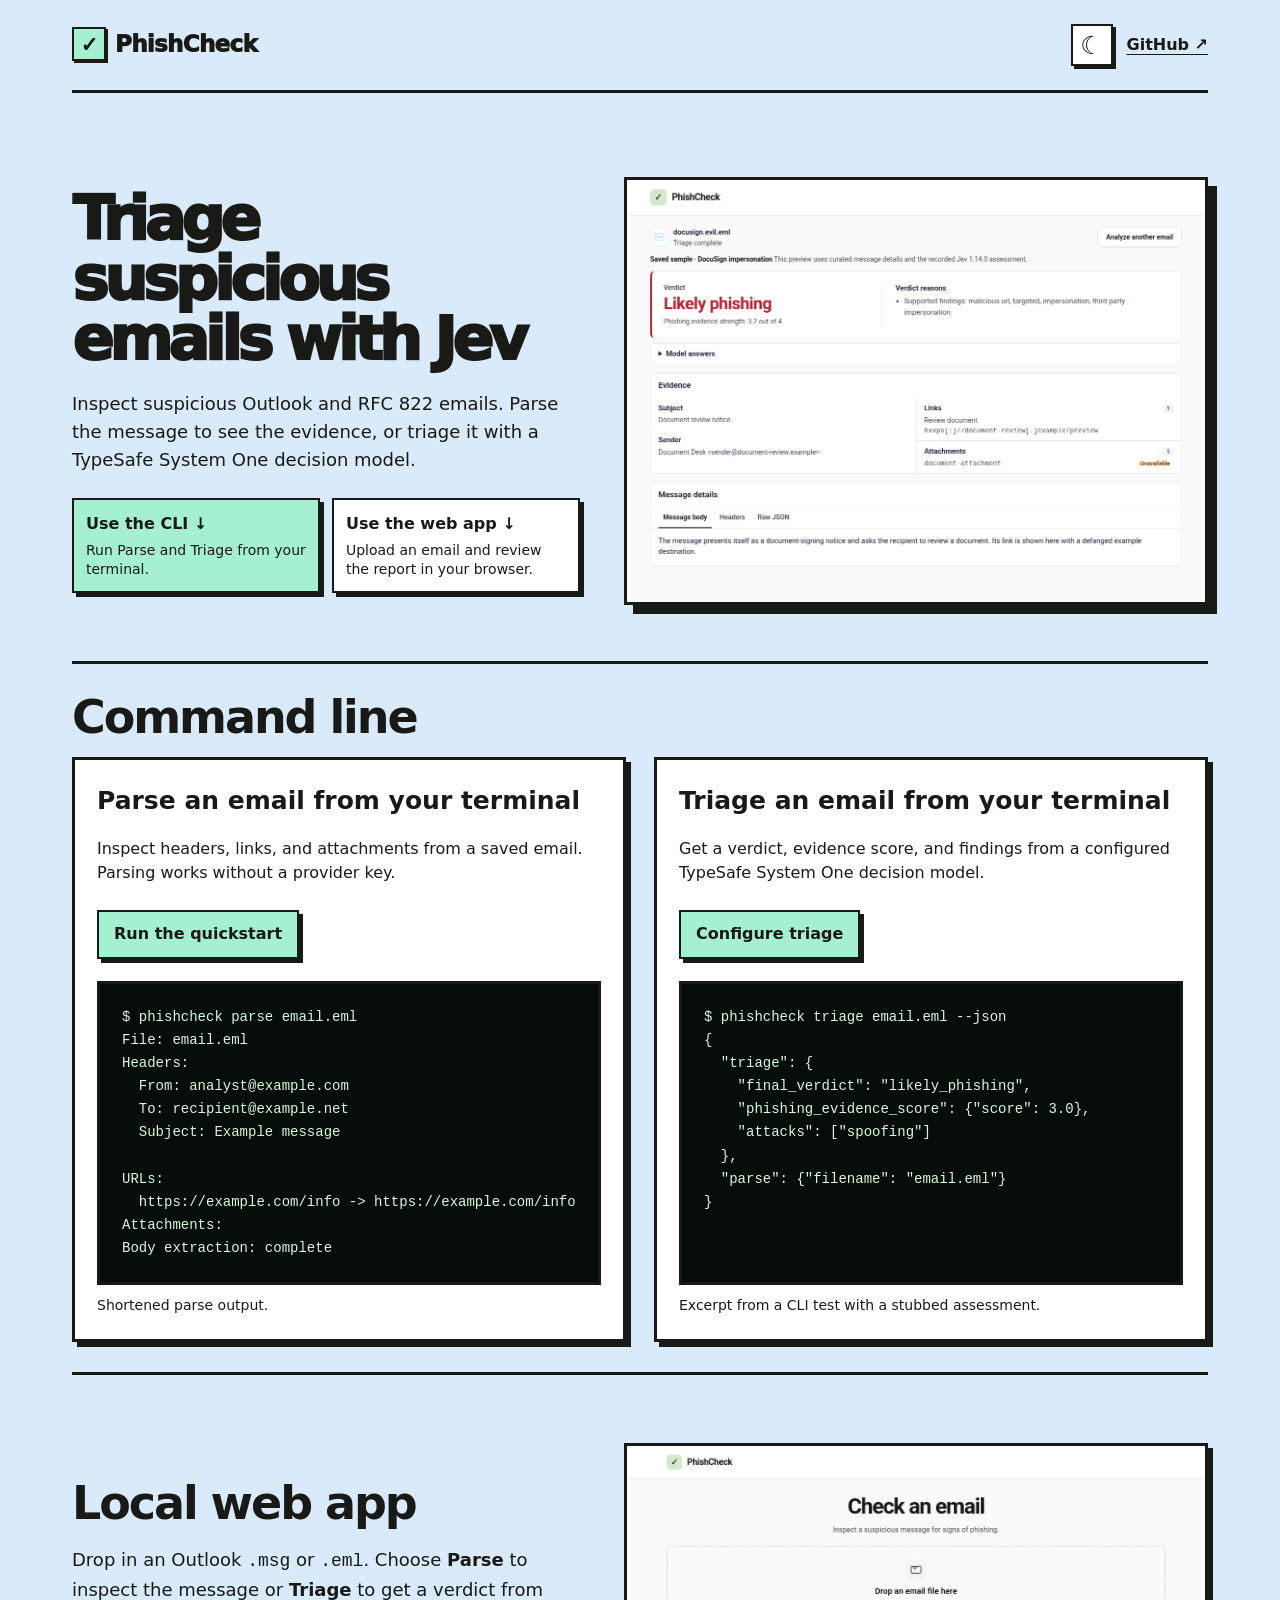
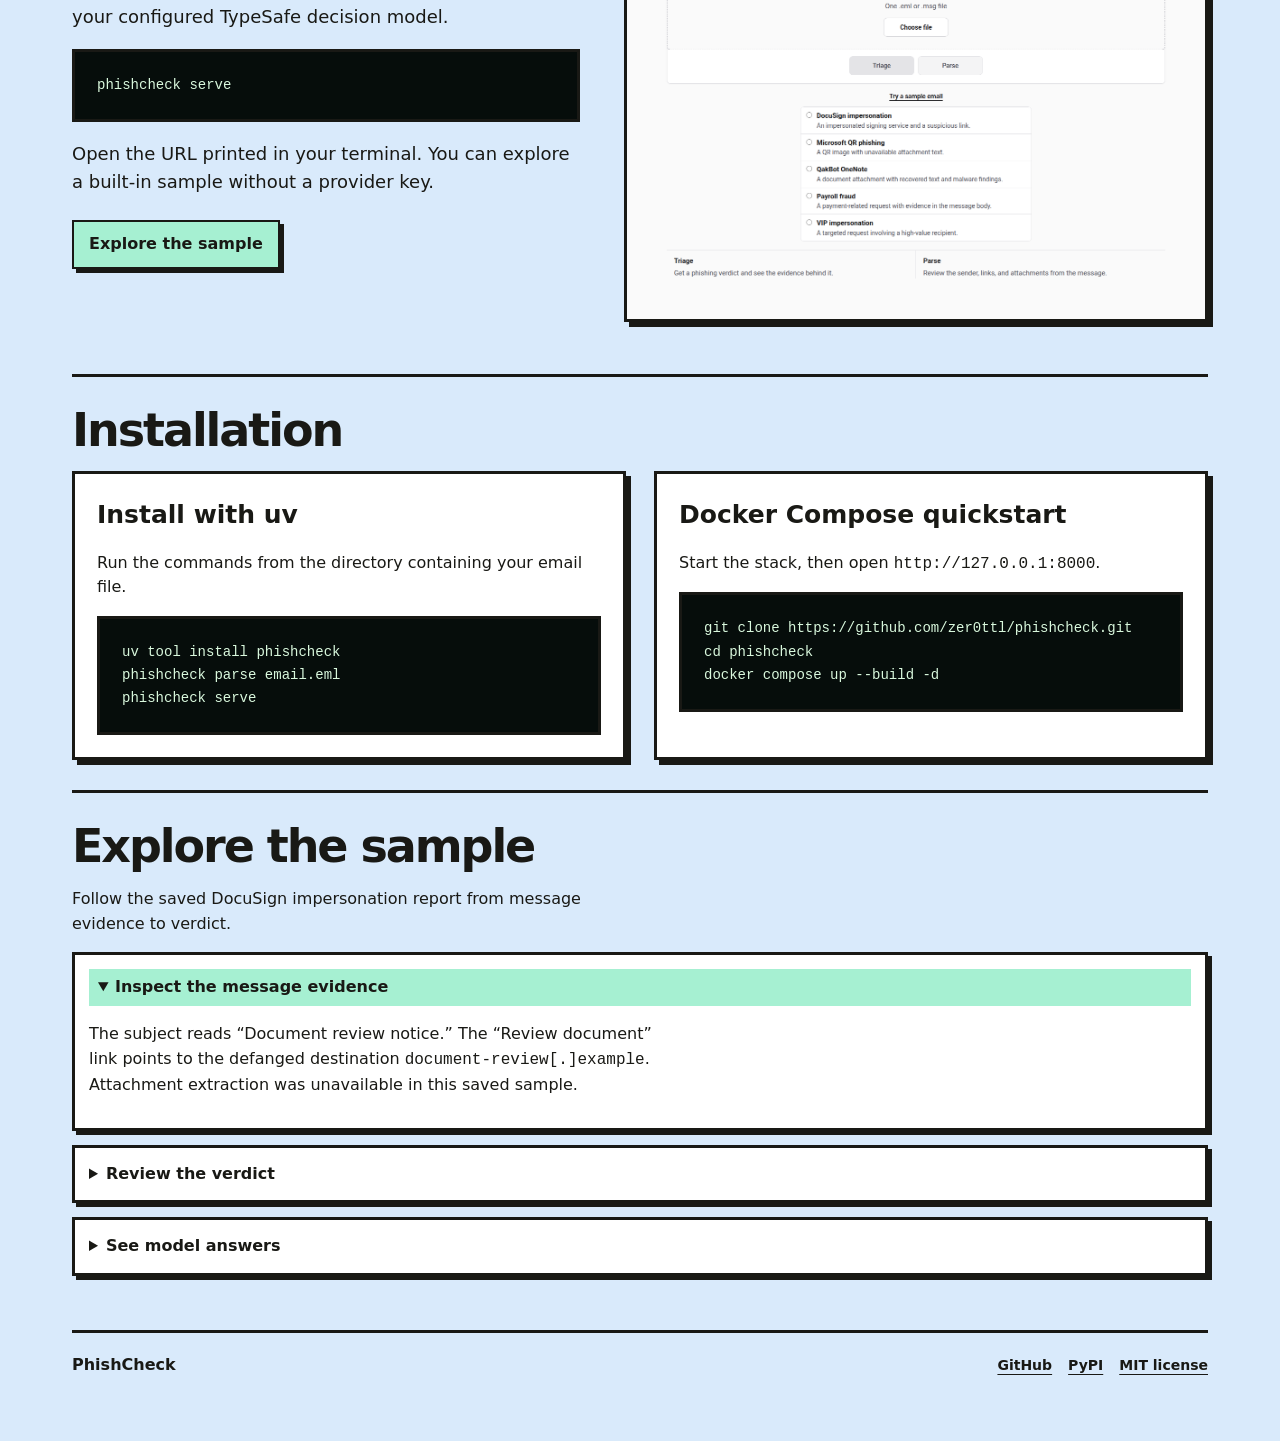
<file: docs/index.html>
<!doctype html>
<html lang="en">
<head>
<meta charset="utf-8">
<meta name="viewport" content="width=device-width, initial-scale=1">
<title>PhishCheck · Email triage</title>
<link rel="stylesheet" href="landing.css">
<script src="theme.js"></script>
<meta name="description" content="Inspect saved Outlook and RFC 822 emails from the command line or the local PhishCheck web app.">
</head>
<body>
<main>
<header>
  <span class="brand">PhishCheck</span>
  <div class="header-actions">
    <button id="theme-toggle" type="button" aria-label="Dark mode" title="Toggle dark mode" aria-pressed="false" hidden>
      <span class="theme-moon" aria-hidden="true">☾</span>
      <span class="theme-sun" aria-hidden="true">☀</span>
    </button>
    <a href="https://github.com/zer0ttl/phishcheck">GitHub ↗</a>
  </div>
</header>
<div class="hero"><div><h1>Triage suspicious emails with Jev</h1><p>Inspect suspicious Outlook and RFC 822 emails. Parse the message to see the evidence, or triage it with a TypeSafe System One decision model.</p>
<div class="entry-points" aria-label="Ways to use PhishCheck"><a href="#terminal"><strong>Use the CLI ↓</strong><span>Run Parse and Triage from your terminal.</span></a><a href="#web-app"><strong>Use the web app ↓</strong><span>Upload an email and review the report in your browser.</span></a></div></div>
<img class="preview" src="images/triage.png" alt="PhishCheck report for a saved DocuSign impersonation sample"></div>
<section class="section" id="terminal"><h2>Command line</h2><div class="install-grid">
<section><div><h3>Parse an email from your terminal</h3><p>Inspect headers, links, and attachments from a saved email. Parsing works without a provider key.</p>
<div class="actions"><a href="#install">Run the quickstart</a></div></div>
<pre class="terminal-output"><code>$ phishcheck parse email.eml
File: email.eml
Headers:
  From: analyst@example.com
  To: recipient@example.net
  Subject: Example message

URLs:
  https://example.com/info -&gt; https://example.com/info
Attachments:
Body extraction: complete</code></pre>
<p class="example-note">Shortened parse output.</p></section>

<section id="triage">
<div><h3>Triage an email from your terminal</h3><p>Get a verdict, evidence score, and findings from a configured TypeSafe System One decision model.</p><div class="actions"><a href="https://github.com/zer0ttl/phishcheck#prerequisites-and-configuration">Configure triage</a></div></div>
<pre class="terminal-output"><code>$ phishcheck triage email.eml --json
{
  "triage": {
    "final_verdict": "likely_phishing",
    "phishing_evidence_score": {"score": 3.0},
    "attacks": ["spoofing"]
  },
  "parse": {"filename": "email.eml"}
}</code></pre>
<p class="example-note">Excerpt from a CLI test with a stubbed assessment.</p>
</section>
</div></section>
<section class="hero section" id="web-app">
  <div>
    <h2>Local web app</h2>
    <p>Drop in an Outlook <code>.msg</code> or <code>.eml</code>. Choose <strong>Parse</strong> to inspect the message or <strong>Triage</strong> to get a verdict from your configured TypeSafe decision model.</p>
    <pre><code>phishcheck serve</code></pre>
    <p>Open the URL printed in your terminal. You can explore a built-in sample without a provider key.</p>
    <div class="actions"><a href="#walkthrough">Explore the sample</a></div>
  </div>
  <a href="images/upload.png"><img class="preview" src="images/upload.png" alt="PhishCheck web app showing the email upload area, Parse and Triage buttons, and built-in sample choices"></a>
</section>
<section class="section" id="install">
<h2>Installation</h2>
<div class="install-grid">
<section><h3>Install with uv</h3><p>Run the commands from the directory containing your email file.</p><pre><code>uv tool install phishcheck
phishcheck parse email.eml
phishcheck serve</code></pre></section>
<section><h3>Docker Compose quickstart</h3><p>Start the stack, then open <code>http://127.0.0.1:8000</code>.</p><pre><code>git clone https://github.com/zer0ttl/phishcheck.git
cd phishcheck
docker compose up --build -d</code></pre></section>
</div>
</section>
<section class="section" id="walkthrough"><h2>Explore the sample</h2><p>Follow the saved DocuSign impersonation report from message evidence to verdict.</p>
<details open><summary>Inspect the message evidence</summary><p>The subject reads “Document review notice.” The “Review document” link points to the defanged destination <code>document-review[.]example</code>. Attachment extraction was unavailable in this saved sample.</p></details>
<details><summary>Review the verdict</summary><p>The report labels the email <strong>Likely phishing</strong> and rates phishing evidence strength <strong>3.2 out of 4</strong>.</p></details>
<details><summary>See model answers</summary><img src="images/model-answers.png" alt="Model answer probabilities and individual findings"></details></section>
<footer class="site-footer" id="footer">
  <strong>PhishCheck</strong>
  <div aria-label="Project links">
    <a href="https://github.com/zer0ttl/phishcheck">GitHub</a>
    <a href="https://pypi.org/project/phishcheck/">PyPI</a>
    <a href="https://github.com/zer0ttl/phishcheck/blob/main/LICENSE">MIT license</a>
  </div>
</footer>
</main>
</body>
</html>
</file>
<file: docs/landing.css>
* {
  box-sizing: border-box;
}

:root {
  --ink: #191915;
  --paper: #d9eafb;
  --surface: #fff;
  --accent: #a6f0d2;
  --accent-ink: #191915;
  --shadow: #191915;
  --focus: #245bcc;
  color-scheme: light;
}

:root[data-theme="dark"] {
  --ink: #e4eff7;
  --paper: #172633;
  --surface: #233646;
  --accent: #a6f0d2;
  --shadow: #090e13;
  --focus: #a6f0d2;
  color-scheme: dark;
}

body {
  margin: 0;
  background: var(--paper);
  color: var(--ink);
  font: 16px/1.55 system-ui, sans-serif;
}

main {
  max-width: 1200px;
  margin: auto;
  padding: 0 32px 64px;
}

header {
  display: flex;
  justify-content: space-between;
  align-items: center;
  flex-wrap: wrap;
  gap: 12px 18px;
  margin-bottom: 12px;
  padding: 24px 0;
  border-bottom: 3px solid var(--ink);
}

.header-actions {
  display: flex;
  align-items: center;
  gap: 14px;
}

#theme-toggle {
  width: 42px;
  height: 42px;
  padding: 0;
  border: 2px solid var(--ink);
  background: var(--surface);
  box-shadow: 3px 3px var(--shadow);
  color: var(--ink);
  font: inherit;
  font-size: 25px;
  line-height: 1;
  font-weight: 800;
  cursor: pointer;
}

#theme-toggle[aria-pressed="true"] {
  background: var(--accent);
  color: var(--accent-ink);
}

#theme-toggle[aria-pressed="false"] .theme-sun,
#theme-toggle[aria-pressed="true"] .theme-moon {
  display: none;
}

header a, footer a {
  color: inherit;
  font-weight: 800;
  text-underline-offset: 4px;
}

.brand {
  font-size: 23px;
  font-weight: 950;
  letter-spacing: -.03em;
}

.brand::before {
  content: "✓";
  display: inline-grid;
  place-items: center;
  width: 30px;
  height: 30px;
  margin-right: 9px;
  background: var(--accent);
  color: var(--accent-ink);
  border: 2px solid var(--ink);
  box-shadow: 2px 2px var(--shadow);
  font-size: 21px;
}

.hero {
  display: grid;
  grid-template-columns: minmax(0, 1fr) minmax(0, 1.15fr);
  align-items: center;
  gap: 44px;
  padding: 72px 0 56px;
}

h1 {
  margin: 0 0 22px;
  font-size: clamp(35px, 5vw, 61px);
  font-weight: 950;
  line-height: .98;
  letter-spacing: -.075em;
  text-wrap: balance;
}

h2 {
  margin: 0 0 16px;
  font-size: clamp(28px, 4vw, 46px);
  font-weight: 900;
  line-height: 1.03;
  letter-spacing: -.045em;
}

p {
  max-width: 56ch;
}

.hero p {
  font-size: 18px;
}

img {
  display: block;
  width: 100%;
  height: auto;
  border: 3px solid var(--ink);
}

.preview {
  box-shadow: 9px 9px var(--shadow);
}

.entry-points, .actions {
  display: flex;
  flex-wrap: wrap;
  gap: 12px;
  margin-top: 24px;
}

.entry-points a, .actions a {
  padding: 10px 15px;
  border: 2px solid var(--ink);
  background: var(--accent);
  box-shadow: 4px 4px var(--shadow);
  color: var(--accent-ink);
  font-weight: 800;
  text-decoration: none;
}

.entry-points a {
  flex: 1 1 0;
  padding: 12px;
}

.entry-points a:nth-child(2) {
  background: var(--surface);
  color: var(--ink);
}

.entry-points strong, .entry-points span {
  display: block;
}

.entry-points span {
  margin-top: 4px;
  font-size: 14px;
  font-weight: 400;
  line-height: 1.35;
}

.entry-points a:hover, .actions a:hover {
  transform: translate(-1px, -1px);
  box-shadow: 5px 5px var(--shadow);
}

:focus-visible {
  outline: 3px solid var(--focus);
  outline-offset: 4px;
}

.section {
  padding: 30px 0;
  border-top: 3px solid var(--ink);
}

.hero.section {
  padding-block: 52px;
}

.section img {
  max-width: 880px;
  margin-top: 16px;
  box-shadow: 5px 5px var(--shadow);
}

pre {
  margin: 0;
  padding: 22px;
  overflow: auto;
  border: 3px solid var(--ink);
  background: #060d0b;
  color: #d9f8dd;
  font: 14px/1.65 ui-monospace, monospace;
}

.install-grid {
  display: grid;
  grid-template-columns: repeat(2, minmax(0, 1fr));
  gap: 28px;
}

.install-grid section, details {
  padding: 22px;
  background: var(--surface);
  border: 3px solid var(--ink);
  box-shadow: 5px 5px var(--shadow);
}

.install-grid h3 {
  margin: 0 0 12px;
  font-size: 25px;
}

.terminal-output {
  margin-top: 22px;
}

.example-note {
  margin: 10px 0 0;
  font-size: 14px;
}

details {
  margin-top: 14px;
  padding: 14px;
  box-shadow: 4px 4px var(--shadow);
}

summary {
  cursor: pointer;
  font-weight: 700;
}

details[open] > summary {
  padding: 6px 9px;
  background: var(--accent);
  color: var(--accent-ink);
}

#walkthrough details img {
  margin-inline: auto;
}

.site-footer {
  display: flex;
  justify-content: space-between;
  align-items: center;
  flex-wrap: wrap;
  gap: 12px 24px;
  margin-top: 24px;
  padding-top: 20px;
  border-top: 3px solid var(--ink);
}

.site-footer strong {
  font-weight: 900;
}

.site-footer div {
  display: flex;
  flex-wrap: wrap;
  gap: 8px 16px;
}

.site-footer a {
  font-size: 14px;
}

@media (min-width: 781px) {
  #terminal .install-grid {
    row-gap: 0;
  }

  #terminal .install-grid > section {
    display: grid;
    grid-template-rows: subgrid;
    grid-row: span 3;
  }
}

@media (max-width: 780px) {
  main {
    padding-inline: 20px;
  }

  .hero, .install-grid {
    grid-template-columns: minmax(0, 1fr);
  }

  .hero {
    gap: 25px;
    padding-block: 46px;
  }

  .preview {
    box-shadow: 5px 5px var(--shadow);
  }
}
</file>
